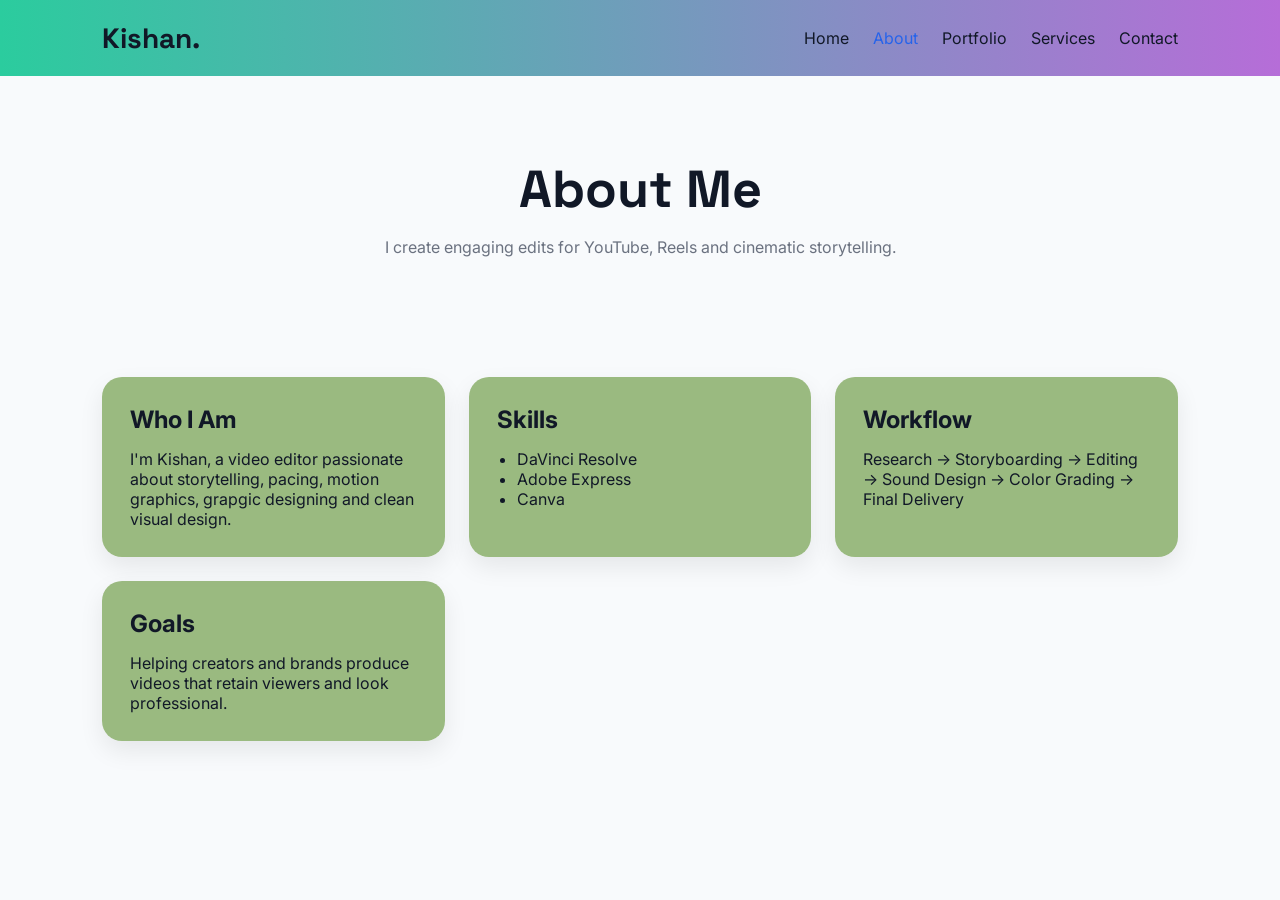
<file: about.html>
<!DOCTYPE html>
<html lang="en">
<head>
<meta charset="UTF-8">
<meta name="viewport" content="width=device-width, initial-scale=1.0">
<title>About | Kishan</title>
<link href="https://fonts.googleapis.com/css2?family=Inter:wght@300;400;600;700&family=Space+Grotesk:wght@500;700&display=swap" rel="stylesheet">
<link rel="stylesheet" href="css/about.css">
<link rel="stylesheet" href="css/global.css">
</head>
<body>
<header class="navbar">
<div class="logo">Kishan.</div>
<nav>
<a href="index.html">Home</a>
<a href="about.html" class="active">About</a>
<a href="portfolio.html">Portfolio</a>
<a href="services.html">Services</a>
<a href="contact.html">Contact</a>
</nav>
</header>

<section class="hero small">
<h1>About Me</h1>
<p>I create engaging edits for YouTube, Reels and cinematic storytelling.</p>
</section>

<section class="grid">
<div class="card">
<h2>Who I Am</h2>
<p>I'm Kishan, a video editor passionate about storytelling, pacing, motion graphics, grapgic designing and clean visual design.</p>
</div>

<div class="card">
<h2>Skills</h2>
<ul>
<li>DaVinci Resolve</li>
<li>Adobe Express</li>
<li>Canva</li>
</ul>
</div>

<div class="card">
<h2>Workflow</h2>
<p>Research → Storyboarding → Editing → Sound Design → Color Grading → Final Delivery</p>
</div>

<div class="card">
<h2>Goals</h2>
<p>Helping creators and brands produce videos that retain viewers and look professional.</p>
</div>
</section>

<script src="js/about.js"></script>
</body>
</html>
</file>
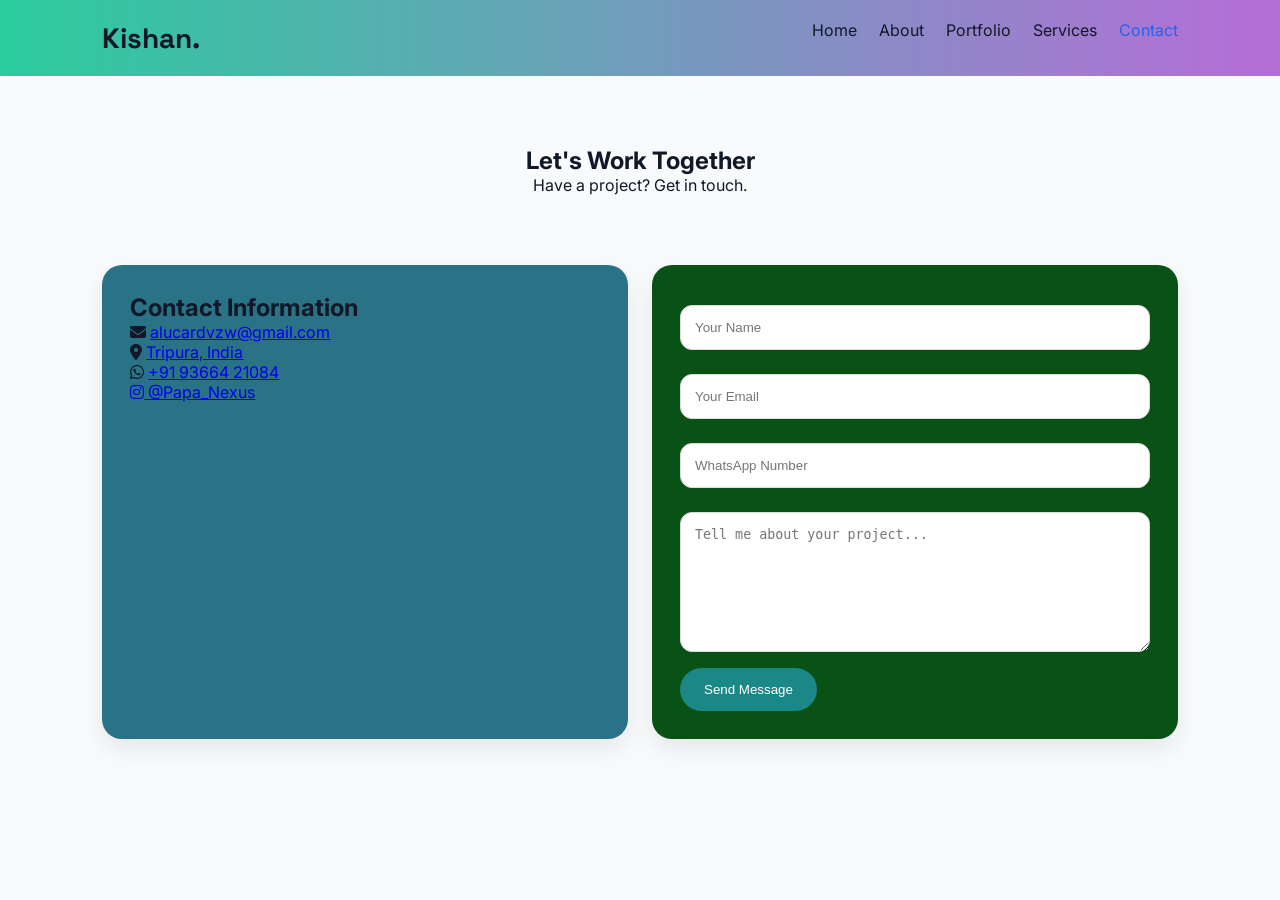
<file: contact.html>
<!DOCTYPE html>
<html lang="en">
<head>
<meta charset="UTF-8">
<meta name="viewport" content="width=device-width, initial-scale=1.0">
<title>Contact | Kishan</title>
<link href="https://fonts.googleapis.com/css2?family=Inter:wght@300;400;600;700&family=Space+Grotesk:wght@500;700&display=swap" rel="stylesheet">
<link rel="stylesheet" href="https://cdnjs.cloudflare.com/ajax/libs/font-awesome/6.7.2/css/all.min.css">
<link rel="stylesheet" href="css/contact.css">
<link rel="stylesheet" href="css/global.css">
</head>
<body>
<header class="navbar">
<div class="logo">Kishan.</div>
<nav>
<a href="index.html">Home</a>
<a href="about.html">About</a>
<a href="portfolio.html">Portfolio</a>
<a href="services.html">Services</a>
<a href="contact.html" class="active">Contact</a>
</nav>
</header>

<section class="hero">
<h1>Let's Work Together</h1>
<p>Have a project? Get in touch.</p>
</section>

<section class="container">
<div class="card">
<h2>Contact Information</h2>
<p>
<i class="fa-solid fa-envelope"></i>
<a href="mailto:alucardvzw@gmail.com">alucardvzw@gmail.com</a>
</p>
<p>
<i class="fa-solid fa-location-dot"></i>
<a href="https://maps.google.com/?q=Tripura,India" target="_blank">
Tripura, India
</a>
</p>
<p>
<i class="fa-brands fa-whatsapp"></i>
<a href="https://wa.me/919366421084" target="_blank">
+91 93664 21084
</a>
</p>
<p>
<a href="https://instagram.com/your_username" target="_blank">
    <i class="fa-brands fa-instagram"></i> @Papa_Nexus
</a>
</p>
</div>

<form id="contactForm"
      class="card2"
      action="https://api.web3forms.com/submit"
      method="POST">

    <!-- Your Web3Forms Access Key -->
    <input type="hidden" name="access_key" value="8df1ebd6-5064-4602-b8e5-6334b1907702">

    <!-- Optional Subject -->
    <input type="hidden" name="subject" value="New Portfolio Contact Message">

    <!-- Spam Protection -->
    <input type="checkbox" name="botcheck" style="display:none;">

    <input
        type="text"
        name="name"
        placeholder="Your Name"
        required>

    <input
        type="email"
        name="email"
        placeholder="Your Email"
        required>

    <input
        type="tel"
        name="phone"
        placeholder="WhatsApp Number">

    <textarea
        name="message"
        placeholder="Tell me about your project..."
        required></textarea>

    <button id="submitBtn" type="submit">
        Send Message
    </button>

    <p id="result"></p>

</form>
</section>

<script src="js/contact.js"></script>
</body>
</html>
</file>
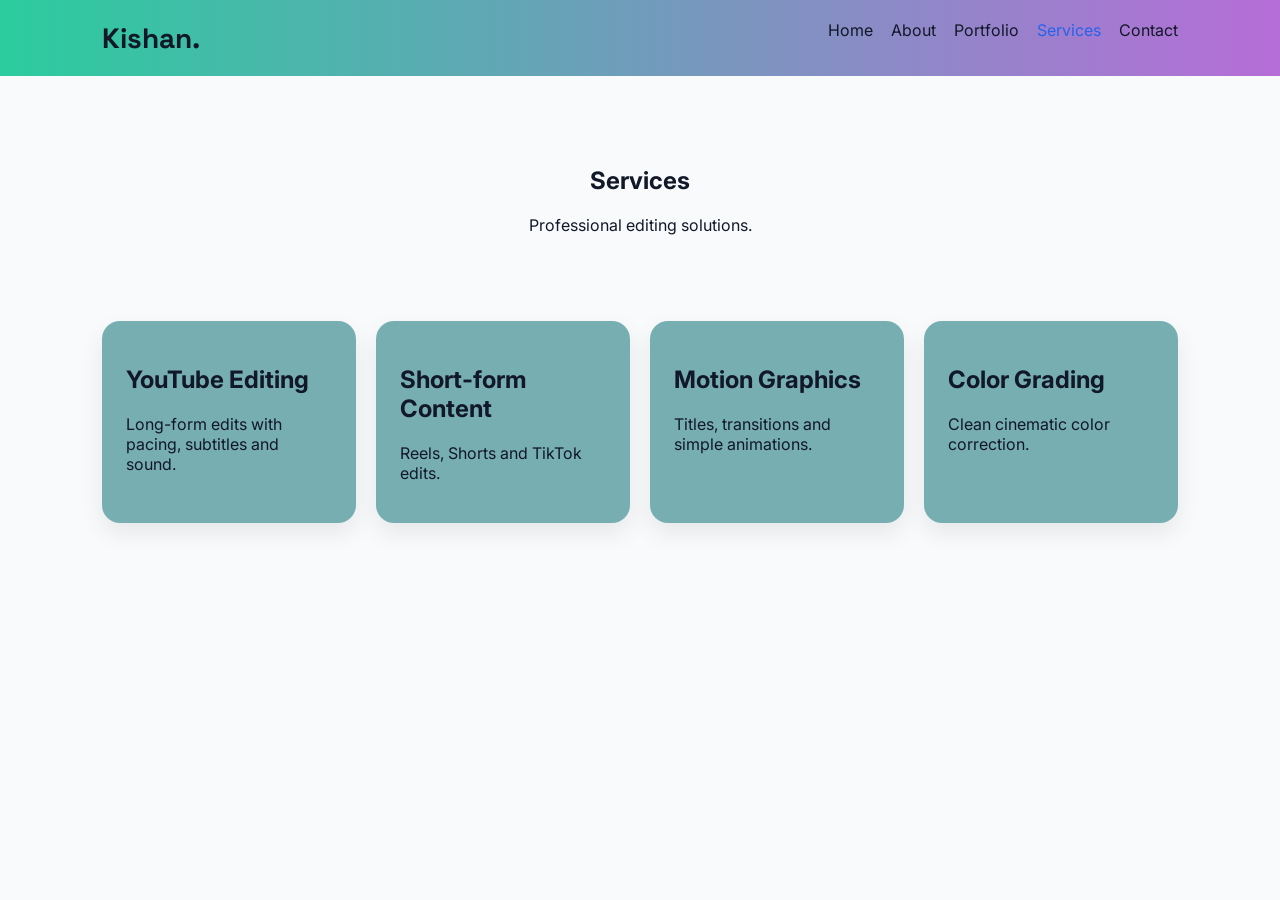
<file: services.html>
<!doctype html><html><head><meta charset='utf-8'><meta name='viewport' content='width=device-width,initial-scale=1'>
<link href="https://fonts.googleapis.com/css2?family=Inter:wght@300;400;600;700&family=Space+Grotesk:wght@500;700&display=swap" rel="stylesheet">
<link rel='stylesheet' href='css/services.css'><link rel="stylesheet" href="css/global.css"><title>Services</title></head><body>
<header class='navbar'><div class='logo'>Kishan.</div><nav><a href='index.html'>Home</a><a href='about.html'>About</a><a href='portfolio.html'>Portfolio</a><a href='services.html' class='active'>Services</a><a href='contact.html'>Contact</a></nav></header>
<section class='hero'><h1>Services</h1><p>Professional editing solutions.</p></section>
<section class='grid'>
<div class='card'><h2>YouTube Editing</h2><p>Long-form edits with pacing, subtitles and sound.</p></div>
<div class='card'><h2>Short-form Content</h2><p>Reels, Shorts and TikTok edits.</p></div>
<div class='card'><h2>Motion Graphics</h2><p>Titles, transitions and simple animations.</p></div>
<div class='card'><h2>Color Grading</h2><p>Clean cinematic color correction.</p></div>
</section></body></html>
</file>
<file: css/about.css>
*{margin:0;
    padding:0;
    box-sizing:border-box}

body{font-family:Inter,sans-serif;
    background:#F8FAFC;
    color:#111827}

.navbar{display:flex;
    justify-content:space-between;
    align-items:center;
    padding:20px 8%;
    background:#fff;
    position:sticky;
    top:0}

.logo{font:700 28px 'Space Grotesk',sans-serif}

nav a{text-decoration:none;
    color:#111827;
    margin-left:20px}

.active{color:#2563EB}

.hero{padding:80px 8%;
    text-align:center}

.hero h1{font:700 52px 'Space Grotesk',sans-serif}

.hero p{margin-top:15px;
    color:#6B7280}

.grid{display:grid;
    grid-template-columns:repeat(auto-fit,minmax(260px,1fr));
    gap:24px;
    padding:40px 8%}

.card{background:rgba(123, 164, 87, 0.749);
    padding:28px;
    border-radius:20px;
    box-shadow:0 10px 25px rgba(0,0,0,.08)}

.card h2{margin-bottom:15px}

.card ul{padding-left:20px}
</file>
<file: css/global.css>
.navbar{display:flex;
    justify-content:space-between;
    padding:20px 8%;
    background:linear-gradient(to right,rgb(43, 204, 158),rgb(182, 109, 216));
}
</file>
<file: css/contact.css>
*{margin:0;padding:0;box-sizing:border-box}
body{font-family:Inter,sans-serif;background:#F8FAFC;color:#111827}

.navbar{display:flex;justify-content:space-between;padding:20px 8%;background:linear-gradient(to right,rgb(43, 204, 158),rgb(182, 109, 216));}

.logo{font:700 28px 'Space Grotesk',sans-serif}

nav a{text-decoration:none;color:#111827;margin-left:18px}

.active{color:#2563EB}

.hero{text-align:center;padding:70px 8%}

.container{display:grid;grid-template-columns:1fr 1fr;gap:24px;padding:0 8% 60px}

.card{background:#2a7387;padding:28px;border-radius:20px;box-shadow:0 10px 24px rgba(0,0,0,.08)}

input,textarea{width:100%;padding:14px;margin:12px 0;border:1px solid #ddd;border-radius:12px}

textarea{height:140px}

button{padding:14px 24px;background:#198886;color:#fff;
    border:none;border-radius:999px;cursor:pointer;
}
button:hover{
transform: translate(1px) scale(1.1);
text-decoration: rgba(172, 51, 51, 0.775);
}

@media(max-width:900px)

{.container{grid-template-columns:1fr}}

.card2{background:#085216;padding:28px;border-radius:20px;box-shadow:0 10px 24px rgba(0,0,0,.08)}
</file>
<file: css/services.css>
*{box-sizing:border-box}

body{margin:0;font-family:Inter,sans-serif;background:#F8FAFC;color:#111827}

.navbar{display:flex;justify-content:space-between;padding:20px 8%;background:#fff}

.logo{font:700 28px 'Space Grotesk'}

nav a{margin-left:18px;text-decoration:none;color:#111827}

.active{color:#2563EB}

.hero{text-align:center;padding:70px 8%}

.grid{display:grid;grid-template-columns:repeat(auto-fit,minmax(240px,1fr));gap:20px;padding:0 8% 60px}

.card{background:#499498bb;padding:24px;border-radius:18px;box-shadow:0 10px 24px rgba(0,0,0,.08);transition:.3s}

.card:hover{transform:translateY(-6px)}
</file>
